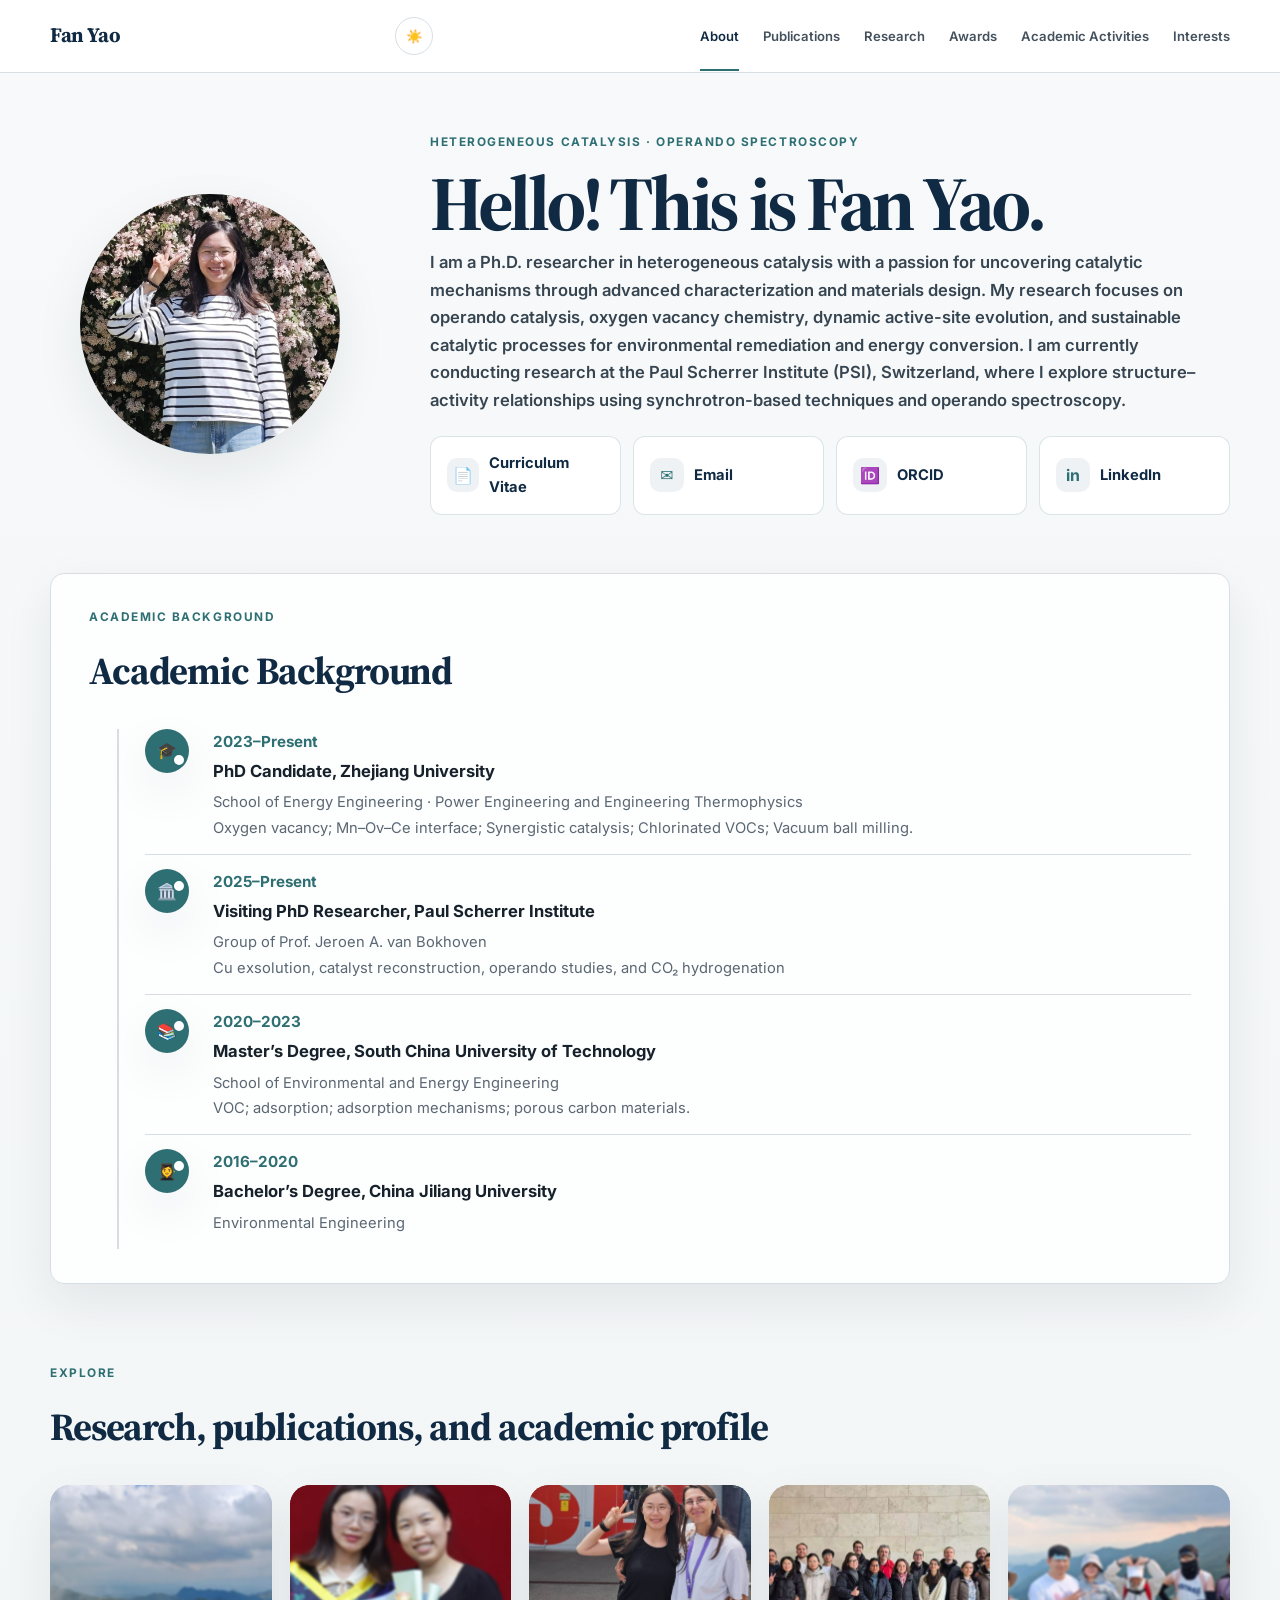
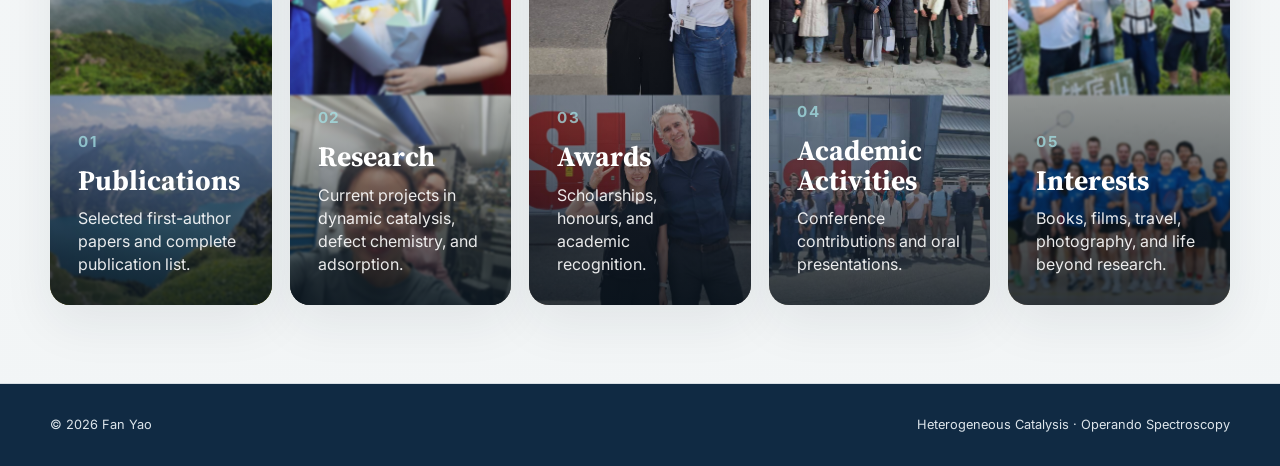
<file: index.html>
<!DOCTYPE html>
<html lang="en">
<head>
  <meta charset="UTF-8">
  <meta name="viewport" content="width=device-width, initial-scale=1.0">
  <meta name="description" content="Fan Yao — PhD candidate in heterogeneous catalysis, operando spectroscopy, catalyst reconstruction, and defect chemistry.">
  <meta name="author" content="Fan Yao">
  <meta property="og:title" content="Fan Yao | Academic Homepage">
  <meta property="og:description" content="Research on dynamic catalyst evolution, operando spectroscopy, oxygen-vacancy chemistry, and CO₂ conversion.">
  <meta property="og:image" content="https://fanyao.ch/assets/portrait.jpg">
  <meta property="og:url" content="https://fanyao.ch">
  <meta name="theme-color" content="#102A43">
  <title>Fan Yao | Academic Homepage</title>
  <link rel="preconnect" href="https://fonts.googleapis.com">
  <link rel="preconnect" href="https://fonts.gstatic.com" crossorigin>
  <link href="https://fonts.googleapis.com/css2?family=Inter:wght@400;500;600;700&family=Source+Serif+4:opsz,wght@8..60,600;8..60,700&display=swap" rel="stylesheet">
  <link rel="stylesheet" href="assets/style.css">
</head>

<body class="home-page">
  <header class="site-header">
    <div class="container header-inner">
      <a class="site-brand" href="index.html">Fan Yao</a>

      <button class="theme-toggle" type="button" aria-label="Switch to dark mode" title="Switch theme">
        <span class="theme-icon" aria-hidden="true">☀️</span>
      </button>

      <button class="menu-button" type="button" aria-label="Open navigation" aria-expanded="false">
        <span></span><span></span><span></span>
      </button>

      <nav class="main-nav" aria-label="Main navigation">
        <a class="active" href="#about">About</a>
        <a href="publications.html">Publications</a>
        <a href="research.html">Research</a>
        <a href="awards.html">Awards</a>
        <a href="activities.html">Academic Activities</a>
        <a href="hobbies.html">Interests</a>
      </nav>
    </div>
  </header>

  <main>
    <section class="hero" id="about">
      <div class="container hero-grid">
        <div class="portrait-column reveal">
          <img class="portrait" src="assets/portrait.jpg" alt="Portrait of Fan Yao">
        </div>

        <div class="intro-column reveal">
          <p class="kicker">Heterogeneous Catalysis · Operando Spectroscopy</p>
          <h1>Hello! This is Fan Yao.</h1>
          <p class="role">I am a Ph.D. researcher in heterogeneous catalysis with a passion for uncovering catalytic mechanisms through advanced characterization and materials design. My research focuses on operando catalysis, oxygen vacancy chemistry, dynamic active-site evolution, and sustainable catalytic processes for environmental remediation and energy conversion. I am currently conducting research at the Paul Scherrer Institute (PSI), Switzerland, where I explore structure–activity relationships using synchrotron-based techniques and operando spectroscopy.</p>

          <div class="hero-actions">
            <a class="action-card" href="assets/Fan_Yao_CV.pdf" target="_blank" rel="noopener">
              <span class="action-icon">📄</span>
              <span>Curriculum Vitae</span>
            </a>
            <a class="action-card" href="mailto:fan.yao@psi.ch">
              <span class="action-icon">✉️</span>
              <span>Email</span>
            </a>
            <a class="action-card" href="https://orcid.org/0000-0003-0212-7075" target="_blank" rel="noopener">
              <span class="action-icon">🆔</span>
              <span>ORCID</span>
            </a>
            <a class="action-card" href="https://www.linkedin.com/in/fan-yao-b2b4813a5/" target="_blank" rel="noopener">
              <span class="action-icon">in</span>
              <span>LinkedIn</span>
            </a>
          </div>
        </div>
      </div>
    </section>

    <section class="section">
      <div class="container panel academic-panel reveal">
        <div class="section-heading">
          <p class="section-label">Academic Background</p>
          <h2>Academic Background</h2>
        </div>

        <div class="timeline">
          <article>
            <span class="timeline-icon">🎓</span>
            <div class="timeline-copy">
              <time>2023–Present</time>
              <h3>PhD Candidate, Zhejiang University</h3>
              <p>School of Energy Engineering · Power Engineering and Engineering Thermophysics</p>
              <p>Oxygen vacancy; Mn–Ov–Ce interface; Synergistic catalysis; Chlorinated VOCs; Vacuum ball milling.</p>
            </div>
          </article>

          <article>
            <span class="timeline-icon">🏛️</span>
            <div class="timeline-copy">
              <time>2025–Present</time>
              <h3>Visiting PhD Researcher, Paul Scherrer Institute</h3>
              <p>Group of Prof. Jeroen A. van Bokhoven</p>
              <p>Cu exsolution, catalyst reconstruction, operando studies, and CO₂ hydrogenation</p>
            </div>
          </article>

          <article>
            <span class="timeline-icon">📚</span>
            <div class="timeline-copy">
              <time>2020–2023</time>
              <h3>Master’s Degree, South China University of Technology</h3>
              <p>School of Environmental and Energy Engineering</p>
              <p>VOC; adsorption; adsorption mechanisms; porous carbon materials.</p>
            </div>
          </article>

          <article>
            <span class="timeline-icon">👩‍🎓</span>
            <div class="timeline-copy">
              <time>2016–2020</time>
              <h3>Bachelor’s Degree, China Jiliang University</h3>
              <p>Environmental Engineering</p>
            </div>
          </article>
        </div>
      </div>
    </section>

    <section class="section section-links">
      <div class="container">
        <div class="section-heading reveal">
          <p class="section-label">Explore</p>
          <h2>Research, publications, and academic profile</h2>
        </div>

        <div class="feature-grid">
          <a class="feature-card reveal" href="publications.html" style="background-image:url('assets/Publications.jpg')">
            <div class="feature-overlay">
              <span class="feature-number">01</span>
              <h3>Publications</h3>
              <p>Selected first-author papers and complete publication list.</p>
            </div>
          </a>

          <a class="feature-card reveal" href="research.html" style="background-image:url('assets/Research.jpg')">
            <div class="feature-overlay">
              <span class="feature-number">02</span>
              <h3>Research</h3>
              <p>Current projects in dynamic catalysis, defect chemistry, and adsorption.</p>
            </div>
          </a>

          <a class="feature-card reveal low-blur" href="awards.html" style="background-image:url('assets/Awards1.jpg')">
            <div class="feature-overlay">
              <span class="feature-number">03</span>
              <h3>Awards</h3>
              <p>Scholarships, honours, and academic recognition.</p>
            </div>
          </a>

          <a class="feature-card reveal low-blur" href="activities.html" style="background-image:url('assets/Activities1.jpg')">
            <div class="feature-overlay">
              <span class="feature-number">04</span>
              <h3>Academic Activities</h3>
              <p>Conference contributions and oral presentations.</p>
            </div>
          </a>

          <a class="feature-card reveal" href="hobbies.html" style="background-image:url('assets/Activities.jpg')">
            <div class="feature-overlay">
              <span class="feature-number">05</span>
              <h3>Interests</h3>
              <p>Books, films, travel, photography, and life beyond research.</p>
            </div>
          </a>
        </div>
      </div>
    </section>
  </main>

  <footer class="site-footer">
    <div class="container">
      <p>© <span id="year"></span> Fan Yao</p>
      <p>Heterogeneous Catalysis · Operando Spectroscopy</p>
    </div>
  </footer>

  <script src="assets/script.js"></script>
</body>
</html>
</file>
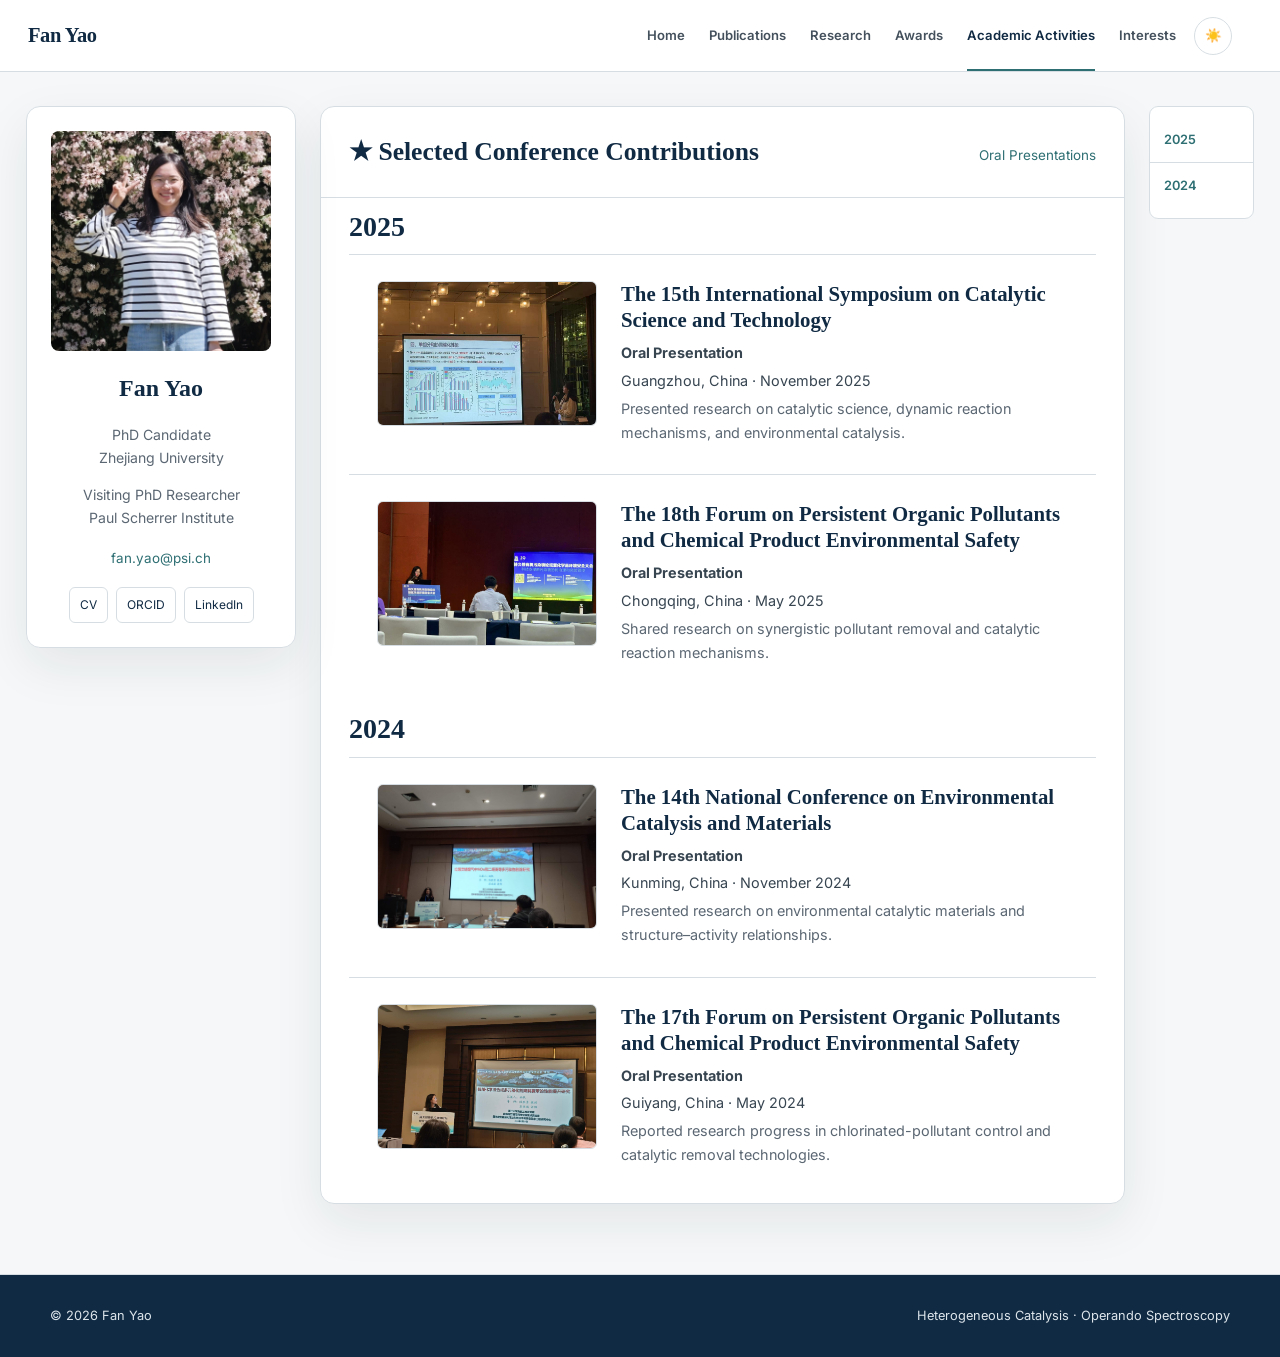
<file: activities.html>
<!DOCTYPE html>
<html lang="en">
<head>
  <meta charset="UTF-8">
  <meta name="viewport" content="width=device-width, initial-scale=1.0">
  <title>Academic Activities | Fan Yao</title>
  <link rel="preconnect" href="https://fonts.googleapis.com">
  <link rel="preconnect" href="https://fonts.gstatic.com" crossorigin>
  <link href="https://fonts.googleapis.com/css2?family=Inter:wght@400;500;600;700&display=swap" rel="stylesheet">
  <link rel="stylesheet" href="assets/style.css">
</head>
<body class="pub-page">
  <header class="pub-header">
    <a class="pub-brand" href="index.html">Fan Yao</a>
    <nav>
      <a href="index.html">Home</a>
      <a href="publications.html">Publications</a>
      <a href="research.html">Research</a>
      <a href="awards.html">Awards</a>
      <a class="active" href="activities.html">Academic Activities</a>
      <a href="hobbies.html">Interests</a>
    </nav>
    <button class="theme-toggle pub-theme-toggle" type="button" aria-label="Switch to dark mode" title="Switch theme">
      <span class="theme-icon" aria-hidden="true">☀️</span>
    </button>
  </header>

  <main class="pub-layout">
    <aside class="profile-sidebar">
      <img src="assets/portrait.jpg" alt="Fan Yao">
      <h1>Fan Yao</h1>
      <p>PhD Candidate<br>Zhejiang University</p>
      <p>Visiting PhD Researcher<br>Paul Scherrer Institute</p>
      <a href="mailto:fan.yao@psi.ch">fan.yao@psi.ch</a>
      <div class="sidebar-links">
        <a href="assets/Fan_Yao_CV.pdf" target="_blank">CV</a>
        <a href="https://orcid.org/0000-0003-0212-7075" target="_blank">ORCID</a>
        <a href="https://www.linkedin.com/in/fan-yao-b2b4813a5/" target="_blank">LinkedIn</a>
      </div>
    </aside>

    <section class="publication-main">
      <div class="publication-heading">
        <h2>★ Selected Conference Contributions</h2>
        <span>Oral Presentations</span>
      </div>

      <div class="year-section" id="a2025">
        <h2>2025</h2>

        <article class="paper-card activity-card">
          <img src="assets/activity-2025-11.jpg" alt="Oral presentation in Guangzhou, November 2025">
          <div>
            <h3>The 15th International Symposium on Catalytic Science and Technology</h3>
            <p><strong>Oral Presentation</strong></p>
            <p>Guangzhou, China · November 2025</p>
            <p class="paper-summary">Presented research on catalytic science, dynamic reaction mechanisms, and environmental catalysis.</p>
          </div>
        </article>

        <article class="paper-card activity-card">
          <img src="assets/activity-2025-05.jpg" alt="Oral presentation in Chongqing, May 2025">
          <div>
            <h3>The 18th Forum on Persistent Organic Pollutants and Chemical Product Environmental Safety</h3>
            <p><strong>Oral Presentation</strong></p>
            <p>Chongqing, China · May 2025</p>
            <p class="paper-summary">Shared research on synergistic pollutant removal and catalytic reaction mechanisms.</p>
          </div>
        </article>
      </div>

      <div class="year-section" id="a2024">
        <h2>2024</h2>

        <article class="paper-card activity-card">
          <img src="assets/activity-2024-11.jpg" alt="Oral presentation in Kunming, November 2024">
          <div>
            <h3>The 14th National Conference on Environmental Catalysis and Materials</h3>
            <p><strong>Oral Presentation</strong></p>
            <p>Kunming, China · November 2024</p>
            <p class="paper-summary">Presented research on environmental catalytic materials and structure–activity relationships.</p>
          </div>
        </article>

        <article class="paper-card activity-card">
          <img src="assets/activity-2024-05.jpg" alt="Oral presentation in Guiyang, May 2024">
          <div>
            <h3>The 17th Forum on Persistent Organic Pollutants and Chemical Product Environmental Safety</h3>
            <p><strong>Oral Presentation</strong></p>
            <p>Guiyang, China · May 2024</p>
            <p class="paper-summary">Reported research progress in chlorinated-pollutant control and catalytic removal technologies.</p>
          </div>
        </article>
      </div>
    </section>

    <aside class="year-nav">
      <a href="#a2025">2025</a>
      <a href="#a2024">2024</a>
    </aside>
  </main>

  <footer class="site-footer">
    <div class="container">
      <p>© <span id="year"></span> Fan Yao</p>
      <p>Heterogeneous Catalysis · Operando Spectroscopy</p>
    </div>
  </footer>

  <script src="assets/script.js"></script>
</body>
</html>
</file>
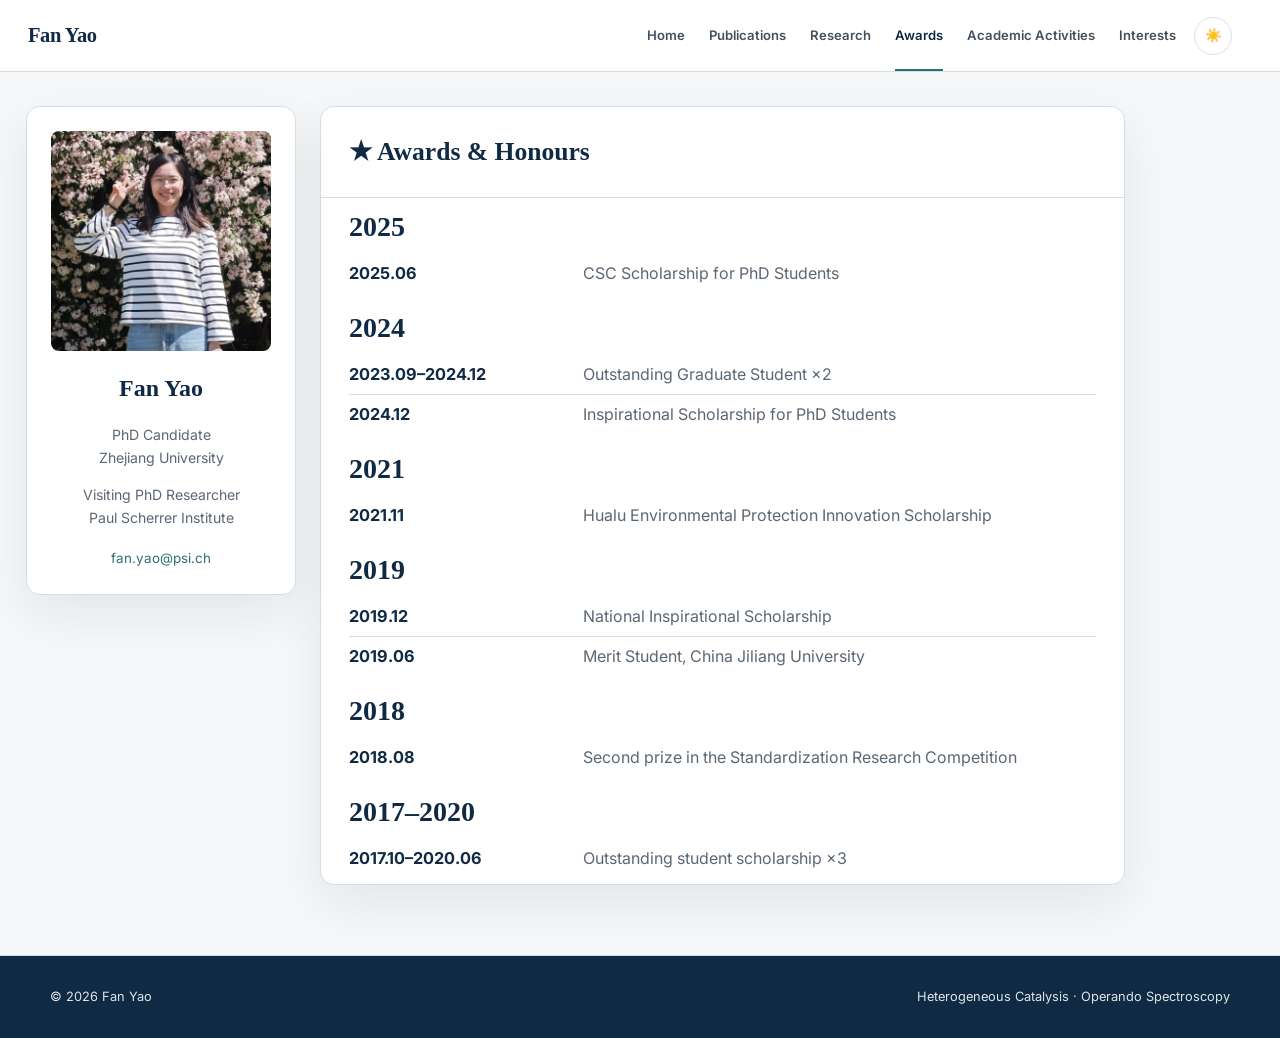
<file: awards.html>
<!DOCTYPE html>
<html lang="en">
<head>
  <meta charset="UTF-8">
  <meta name="viewport" content="width=device-width, initial-scale=1.0">
  <title>Awards | Fan Yao</title>
  <link rel="preconnect" href="https://fonts.googleapis.com">
  <link rel="preconnect" href="https://fonts.gstatic.com" crossorigin>
  <link href="https://fonts.googleapis.com/css2?family=Inter:wght@400;500;600;700&display=swap" rel="stylesheet">
  <link rel="stylesheet" href="assets/style.css">
</head>
<body class="pub-page">
  <header class="pub-header">
    <a class="pub-brand" href="index.html">Fan Yao</a>
    <nav>
      <a href="index.html">Home</a>
      <a href="publications.html">Publications</a>
      <a href="research.html">Research</a>
      <a class="active" href="awards.html">Awards</a>
      <a href="activities.html">Academic Activities</a>
      <a href="hobbies.html">Interests</a>
    </nav>
    <button class="theme-toggle pub-theme-toggle" type="button" aria-label="Switch to dark mode">
      <span class="theme-icon" aria-hidden="true">☀️</span>
    </button>
  </header>

  <main class="pub-layout">
    <aside class="profile-sidebar">
      <img src="assets/portrait.jpg" alt="Fan Yao">
      <h1>Fan Yao</h1>
      <p>PhD Candidate<br>Zhejiang University</p>
      <p>Visiting PhD Researcher<br>Paul Scherrer Institute</p>
      <a href="mailto:fan.yao@psi.ch">fan.yao@psi.ch</a>
    </aside>

    <section class="publication-main">
      <div class="publication-heading">
        <h2>★ Awards &amp; Honours</h2>
      </div>

      <div class="year-section">
        <h2>2025</h2>
        <ul class="award-list">
          <li><strong>2025.06</strong> CSC Scholarship for PhD Students</li>
        </ul>
      </div>

      <div class="year-section">
        <h2>2024</h2>
        <ul class="award-list">
          <li><strong>2023.09–2024.12</strong> Outstanding Graduate Student ×2</li>
          <li><strong>2024.12</strong> Inspirational Scholarship for PhD Students</li>
        </ul>
      </div>

      <div class="year-section">
        <h2>2021</h2>
        <ul class="award-list">
          <li><strong>2021.11</strong> Hualu Environmental Protection Innovation Scholarship</li>
        </ul>
      </div>

      <div class="year-section">
        <h2>2019</h2>
        <ul class="award-list">
          <li><strong>2019.12</strong> National Inspirational Scholarship</li>
          <li><strong>2019.06</strong> Merit Student, China Jiliang University</li>
        </ul>
      </div>

      <div class="year-section">
        <h2>2018</h2>
        <ul class="award-list">
          <li><strong>2018.08</strong> Second prize in the Standardization Research Competition</li>
        </ul>
      </div>

      <div class="year-section">
        <h2>2017–2020</h2>
        <ul class="award-list">
          <li><strong>2017.10–2020.06</strong> Outstanding student scholarship ×3</li>
        </ul>
      </div>
    </section>
  </main>

  <footer class="site-footer">
    <div class="container">
      <p>© <span id="year"></span> Fan Yao</p>
      <p>Heterogeneous Catalysis · Operando Spectroscopy</p>
    </div>
  </footer>

  <script src="assets/script.js"></script>
</body>
</html>
</file>
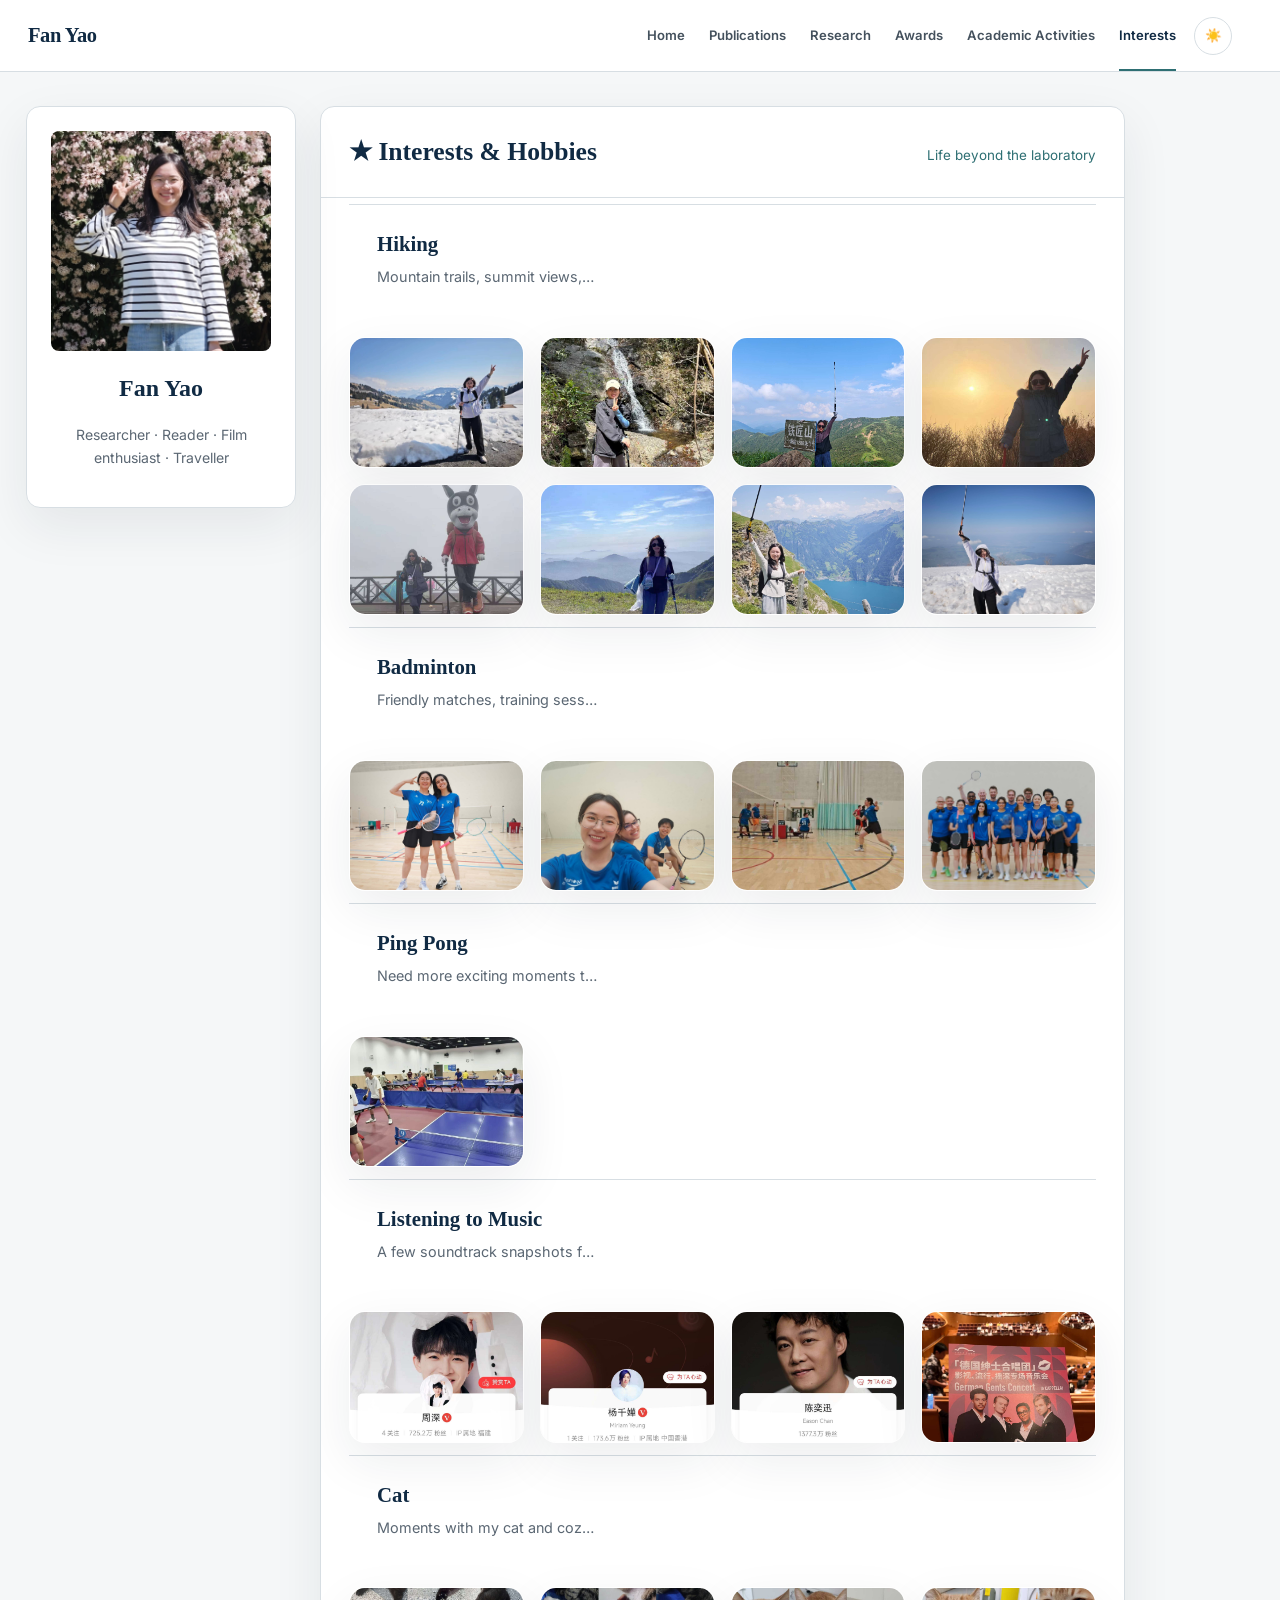
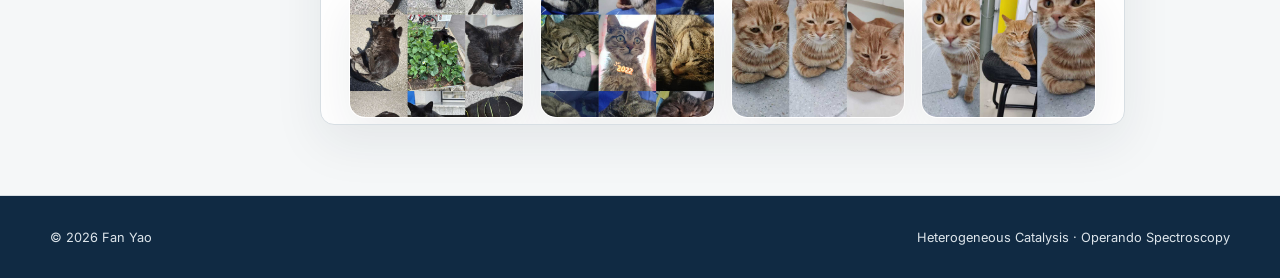
<file: hobbies.html>
<!DOCTYPE html>
<html lang="en">
<head>
  <meta charset="UTF-8">
  <meta name="viewport" content="width=device-width, initial-scale=1.0">
  <title>Interests & Hobbies | Fan Yao</title>
  <link rel="preconnect" href="https://fonts.googleapis.com">
  <link rel="preconnect" href="https://fonts.gstatic.com" crossorigin>
  <link href="https://fonts.googleapis.com/css2?family=Inter:wght@400;500;600;700&display=swap" rel="stylesheet">
  <link rel="stylesheet" href="assets/style.css">
</head>
<body class="pub-page">
  <header class="pub-header">
    <a class="pub-brand" href="index.html">Fan Yao</a>
    <nav>
      <a href="index.html">Home</a>
      <a href="publications.html">Publications</a>
      <a href="research.html">Research</a>
      <a href="awards.html">Awards</a>
      <a href="activities.html">Academic Activities</a>
      <a class="active" href="hobbies.html">Interests</a>
    </nav>
    <button class="theme-toggle pub-theme-toggle" type="button" aria-label="Switch to dark mode">
      <span class="theme-icon" aria-hidden="true">☀️</span>
    </button>
  </header>

  <main class="pub-layout">
    <aside class="profile-sidebar">
      <img src="assets/portrait.jpg" alt="Fan Yao">
      <h1>Fan Yao</h1>
      <p>Researcher · Reader · Film enthusiast · Traveller</p>
    </aside>

    <section class="publication-main">
      <div class="publication-heading">
        <h2>★ Interests &amp; Hobbies</h2>
        <span>Life beyond the laboratory</span>
      </div>

      <div class="year-section">
        <article class="paper-card">
          <div>
            <h3>Hiking</h3>
            <p class="paper-summary single-line">Mountain trails, summit views, and outdoor adventures.</p>
          </div>
        </article>

        <div class="hobby-gallery">
          <img src="assets/Hiking1.jpg" alt="Hiking 1">
          <img src="assets/Hiking2.jpg" alt="Hiking 2">
          <img src="assets/Hiking3.jpg" alt="Hiking 3">
          <img src="assets/Hiking4.jpg" alt="Hiking 4">
          <img src="assets/Hiking5.jpg" alt="Hiking 5">
          <img src="assets/Hiking6.jpg" alt="Hiking 6">
          <img src="assets/Hiking7.jpg" alt="Hiking 7">
          <img src="assets/Hiking8.jpg" alt="Hiking 8">
        </div>
      </div>

      <div class="year-section">
        <article class="paper-card">
          <div>
            <h3>Badminton</h3>
            <p class="paper-summary single-line">Friendly matches, training sessions, and court-side highlights.</p>
          </div>
        </article>

        <div class="hobby-gallery">
          <img src="assets/Bad1.jpg" alt="Badminton 1">
          <img src="assets/Bad2.jpg" alt="Badminton 2">
          <img src="assets/Bad3.jpg" alt="Badminton 3">
          <img src="assets/Bad4.jpg" alt="Badminton 4">
        </div>
      </div>

      <div class="year-section">
        <article class="paper-card">
          <div>
            <h3>Ping Pong</h3>
            <p class="paper-summary single-line">Need more exciting moments to record.</p>
          </div>
        </article>

        <div class="hobby-gallery">
          <img src="assets/PIngpang.jpg" alt="Ping Pong">
        </div>
      </div>

      <div class="year-section">
        <article class="paper-card">
          <div>
            <h3>Listening to Music</h3>
            <p class="paper-summary single-line">A few soundtrack snapshots from music moments.</p>
          </div>
        </article>

        <div class="hobby-gallery">
          <img src="assets/music1.jpg" alt="Music 1">
          <img src="assets/music2.jpg" alt="Music 2">
          <img src="assets/music3.jpg" alt="Music 3">
          <img src="assets/music4.jpg" alt="Music 4">
        </div>
      </div>

      <div class="year-section">
        <article class="paper-card">
          <div>
            <h3>Cat</h3>
            <p class="paper-summary single-line">Moments with my cat and cozy furry time.</p>
          </div>
        </article>

        <div class="hobby-gallery">
          <img src="assets/cat1.jpg" alt="Cat 1">
          <img src="assets/cat2.jpg" alt="Cat 2">
          <img src="assets/cat3.jpg" alt="Cat 3">
          <img src="assets/cat4.jpg" alt="Cat 4">
        </div>
      </div>

    </section>
  </main>

  <footer class="site-footer">
    <div class="container">
      <p>© <span id="year"></span> Fan Yao</p>
      <p>Heterogeneous Catalysis · Operando Spectroscopy</p>
    </div>
  </footer>

  <script src="assets/script.js"></script>
</body>
</html>
</file>
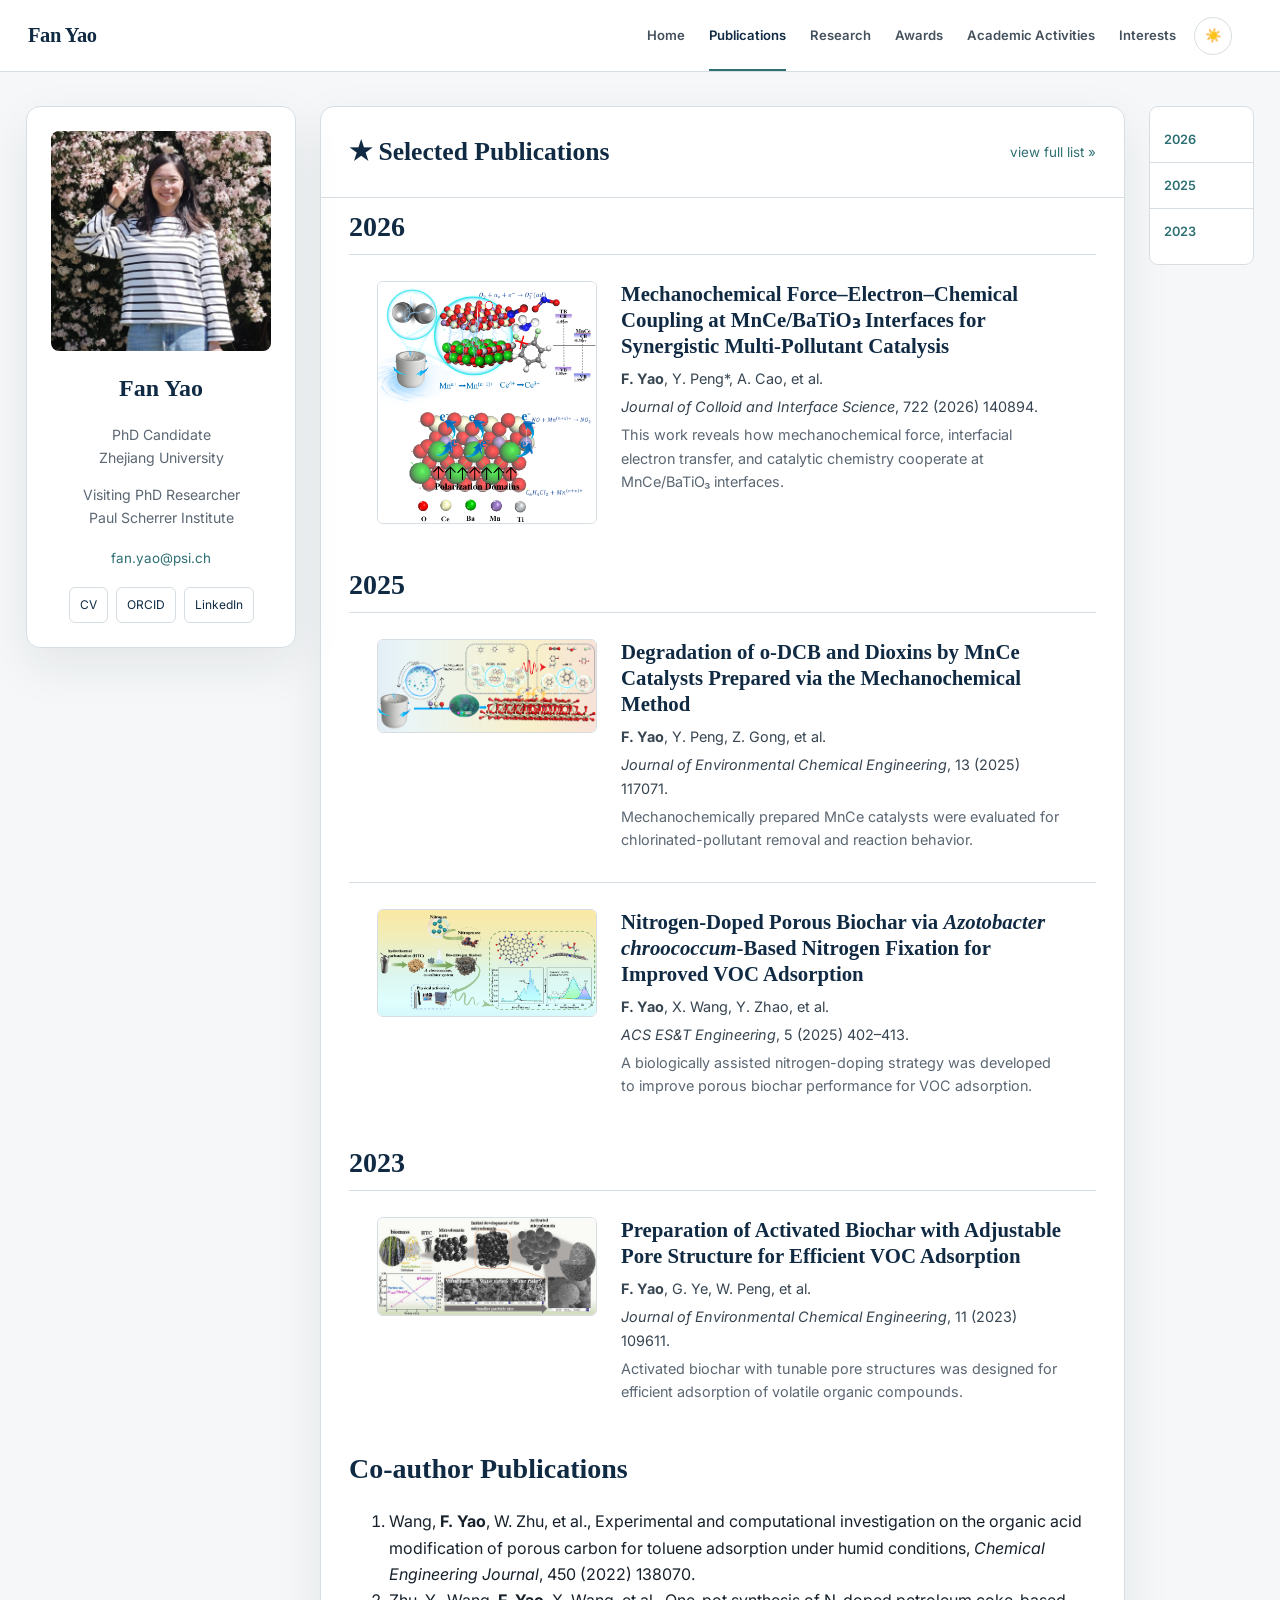
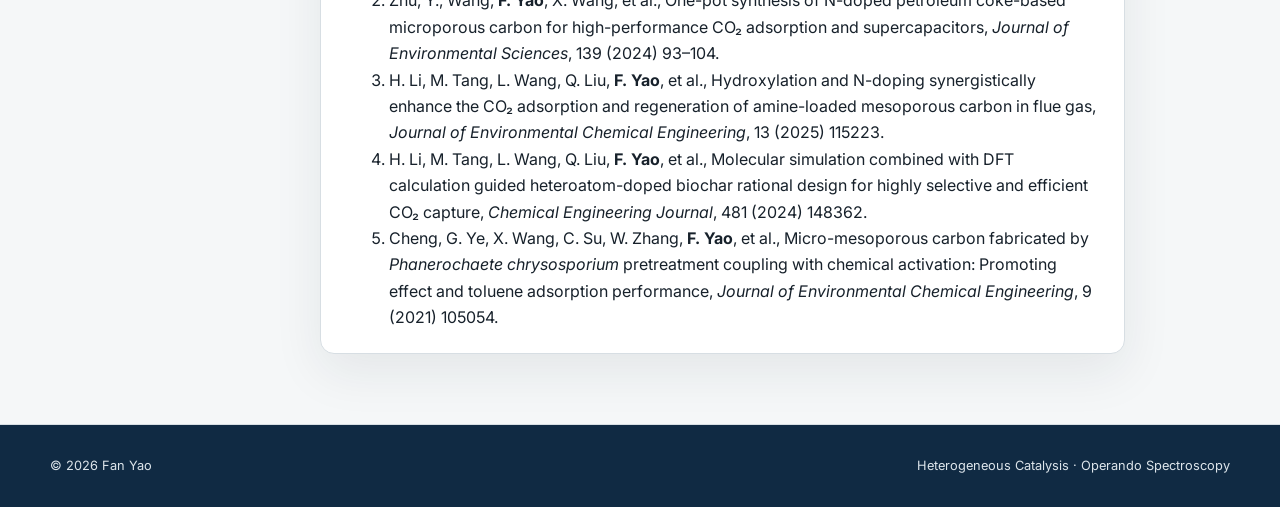
<file: publications.html>
<!DOCTYPE html>
<html lang="en">
<head>
  <meta charset="UTF-8">
  <meta name="viewport" content="width=device-width, initial-scale=1.0">
  <title>Publications | Fan Yao</title>
  <link rel="preconnect" href="https://fonts.googleapis.com">
  <link rel="preconnect" href="https://fonts.gstatic.com" crossorigin>
  <link href="https://fonts.googleapis.com/css2?family=Inter:wght@400;500;600;700&display=swap" rel="stylesheet">
  <link rel="stylesheet" href="assets/style.css">
</head>
<body class="pub-page">
  <header class="pub-header">
    <a class="pub-brand" href="index.html">Fan Yao</a>
    <nav>
      <a href="index.html">Home</a>
      <a class="active" href="publications.html">Publications</a>
      <a href="research.html">Research</a>
      <a href="awards.html">Awards</a>
      <a href="activities.html">Academic Activities</a>
      <a href="hobbies.html">Interests</a>
    </nav>
    <button class="theme-toggle pub-theme-toggle" type="button" aria-label="Switch to dark mode" title="Switch theme">
      <span class="theme-icon" aria-hidden="true">☀️</span>
    </button>
  </header>

  <main class="pub-layout">
    <aside class="profile-sidebar">
      <img src="assets/portrait.jpg" alt="Fan Yao">
      <h1>Fan Yao</h1>
      <p>PhD Candidate<br>Zhejiang University</p>
      <p>Visiting PhD Researcher<br>Paul Scherrer Institute</p>
      <a href="mailto:fan.yao@psi.ch">fan.yao@psi.ch</a>
      <div class="sidebar-links">
        <a href="assets/Fan_Yao_CV.pdf" target="_blank">CV</a>
        <a href="https://orcid.org/0000-0003-0212-7075" target="_blank">ORCID</a>
        <a href="https://www.linkedin.com/in/fan-yao-b2b4813a5/" target="_blank">LinkedIn</a>
      </div>
    </aside>

    <section class="publication-main">
      <div class="publication-heading">
        <h2>★ Selected Publications</h2>
        <a href="assets/Publication_List.pdf" target="_blank">view full list »</a>
      </div>

      <div class="year-section" id="y2026">
        <h2>2026</h2>
        <article class="paper-card">
          <img src="assets/pub1.png" alt="">
          <div>
            <h3>Mechanochemical Force–Electron–Chemical Coupling at MnCe/BaTiO₃ Interfaces for Synergistic Multi-Pollutant Catalysis</h3>
            <p><strong>F. Yao</strong>, Y. Peng*, A. Cao, et al.</p>
            <p><em>Journal of Colloid and Interface Science</em>, 722 (2026) 140894.</p>
            <p class="paper-summary">This work reveals how mechanochemical force, interfacial electron transfer, and catalytic chemistry cooperate at MnCe/BaTiO₃ interfaces.</p>
          </div>
        </article>
      </div>

      <div class="year-section" id="y2025">
        <h2>2025</h2>
        <article class="paper-card">
          <img src="assets/pub2.png" alt="">
          <div><h3>Degradation of o-DCB and Dioxins by MnCe Catalysts Prepared via the Mechanochemical Method</h3><p><strong>F. Yao</strong>, Y. Peng, Z. Gong, et al.</p><p><em>Journal of Environmental Chemical Engineering</em>, 13 (2025) 117071.</p><p class="paper-summary">Mechanochemically prepared MnCe catalysts were evaluated for chlorinated-pollutant removal and reaction behavior.</p></div>
        </article>
        <article class="paper-card">
          <img src="assets/pub3.png" alt="">
          <div><h3>Nitrogen-Doped Porous Biochar via <em>Azotobacter chroococcum</em>-Based Nitrogen Fixation for Improved VOC Adsorption</h3><p><strong>F. Yao</strong>, X. Wang, Y. Zhao, et al.</p><p><em>ACS ES&T Engineering</em>, 5 (2025) 402–413.</p><p class="paper-summary">A biologically assisted nitrogen-doping strategy was developed to improve porous biochar performance for VOC adsorption.</p></div>
        </article>
      </div>

      <div class="year-section" id="y2023">
        <h2>2023</h2>
        <article class="paper-card">
          <img src="assets/pub4.jpg" alt="">
          <div><h3>Preparation of Activated Biochar with Adjustable Pore Structure for Efficient VOC Adsorption</h3><p><strong>F. Yao</strong>, G. Ye, W. Peng, et al.</p><p><em>Journal of Environmental Chemical Engineering</em>, 11 (2023) 109611.</p><p class="paper-summary">Activated biochar with tunable pore structures was designed for efficient adsorption of volatile organic compounds.</p></div>
        </article>
      </div>

      <div class="year-section" id="ycoauthor">
        <h2>Co-author Publications</h2>
        <ol class="publication-list">
          <li>Wang, <strong>F. Yao</strong>, W. Zhu, et al., Experimental and computational investigation on the organic acid modification of porous carbon for toluene adsorption under humid conditions, <em>Chemical Engineering Journal</em>, 450 (2022) 138070.</li>
          <li>Zhu, Y., Wang, <strong>F. Yao</strong>, X. Wang, et al., One-pot synthesis of N-doped petroleum coke-based microporous carbon for high-performance CO₂ adsorption and supercapacitors, <em>Journal of Environmental Sciences</em>, 139 (2024) 93–104.</li>
          <li>H. Li, M. Tang, L. Wang, Q. Liu, <strong>F. Yao</strong>, et al., Hydroxylation and N-doping synergistically enhance the CO₂ adsorption and regeneration of amine-loaded mesoporous carbon in flue gas, <em>Journal of Environmental Chemical Engineering</em>, 13 (2025) 115223.</li>
          <li>H. Li, M. Tang, L. Wang, Q. Liu, <strong>F. Yao</strong>, et al., Molecular simulation combined with DFT calculation guided heteroatom-doped biochar rational design for highly selective and efficient CO₂ capture, <em>Chemical Engineering Journal</em>, 481 (2024) 148362.</li>
          <li>Cheng, G. Ye, X. Wang, C. Su, W. Zhang, <strong>F. Yao</strong>, et al., Micro-mesoporous carbon fabricated by <em>Phanerochaete chrysosporium</em> pretreatment coupling with chemical activation: Promoting effect and toluene adsorption performance, <em>Journal of Environmental Chemical Engineering</em>, 9 (2021) 105054.</li>
        </ol>
      </div>
    </section>

    <aside class="year-nav">
      <a href="#y2026">2026</a>
      <a href="#y2025">2025</a>
      <a href="#y2023">2023</a>
    </aside>
  </main>

  <footer class="site-footer">
    <div class="container">
      <p>© <span id="year"></span> Fan Yao</p>
      <p>Heterogeneous Catalysis · Operando Spectroscopy</p>
    </div>
  </footer>

  <script src="assets/script.js"></script>
</body>
</html>
</file>
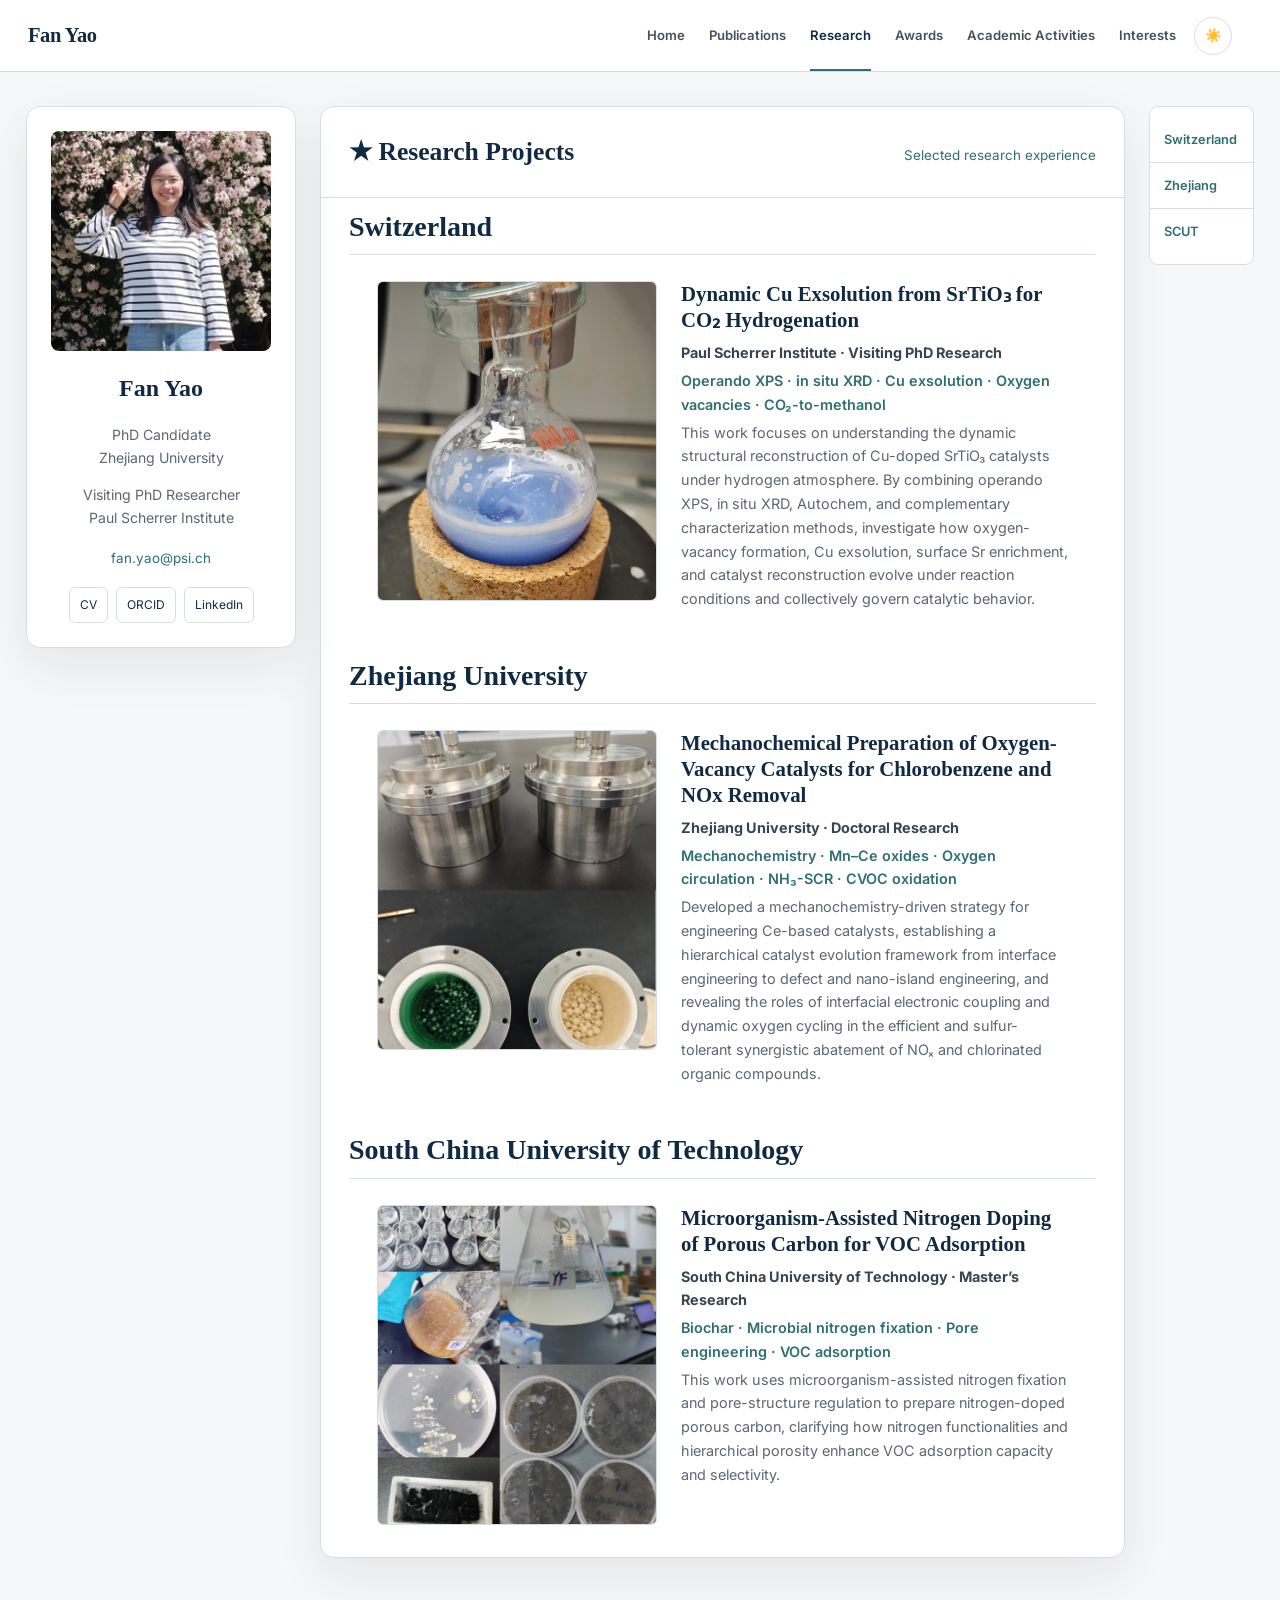
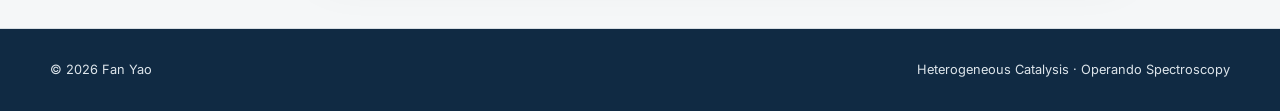
<file: research.html>
<!DOCTYPE html>
<html lang="en">
<head>
  <meta charset="UTF-8">
  <meta name="viewport" content="width=device-width, initial-scale=1.0">
  <title>Research | Fan Yao</title>
  <link rel="preconnect" href="https://fonts.googleapis.com">
  <link rel="preconnect" href="https://fonts.gstatic.com" crossorigin>
  <link href="https://fonts.googleapis.com/css2?family=Inter:wght@400;500;600;700&display=swap" rel="stylesheet">
  <link rel="stylesheet" href="assets/style.css">
</head>
<body class="pub-page research-page">
  <header class="pub-header">
    <a class="pub-brand" href="index.html">Fan Yao</a>
    <nav>
      <a href="index.html">Home</a>
      <a href="publications.html">Publications</a>
      <a class="active" href="research.html">Research</a>
      <a href="awards.html">Awards</a>
      <a href="activities.html">Academic Activities</a>
      <a href="hobbies.html">Interests</a>
    </nav>
    <button class="theme-toggle pub-theme-toggle" type="button" aria-label="Switch to dark mode" title="Switch theme">
      <span class="theme-icon" aria-hidden="true">☀️</span>
    </button>
  </header>

  <main class="pub-layout">
    <aside class="profile-sidebar">
      <img src="assets/portrait.jpg" alt="Fan Yao">
      <h1>Fan Yao</h1>
      <p>PhD Candidate<br>Zhejiang University</p>
      <p>Visiting PhD Researcher<br>Paul Scherrer Institute</p>
      <a href="mailto:fan.yao@psi.ch">fan.yao@psi.ch</a>
      <div class="sidebar-links">
        <a href="assets/Fan_Yao_CV.pdf" target="_blank">CV</a>
        <a href="https://orcid.org/0000-0003-0212-7075" target="_blank">ORCID</a>
        <a href="https://www.linkedin.com/in/fan-yao-b2b4813a5/" target="_blank">LinkedIn</a>
      </div>
    </aside>

    <section class="publication-main">
      <div class="publication-heading">
        <h2>★ Research Projects</h2>
        <span>Selected research experience</span>
      </div>

      <div class="year-section research-group" id="switzerland">
        <h2>Switzerland</h2>
        <article class="paper-card research-project-card">
          <img src="assets/research3.png" alt="Cu exsolution research on SrTiO3">
          <div>
            <h3>Dynamic Cu Exsolution from SrTiO₃ for CO₂ Hydrogenation</h3>
            <p><strong>Paul Scherrer Institute · Visiting PhD Research</strong></p>
            <p class="project-tags">Operando XPS · in situ XRD · Cu exsolution · Oxygen vacancies · CO₂-to-methanol</p>
            <p class="paper-summary">
              This work focuses on understanding the dynamic structural reconstruction of Cu-doped SrTiO₃ catalysts under hydrogen atmosphere. By combining operando XPS, in situ XRD, Autochem, and complementary characterization methods, investigate how oxygen-vacancy formation, Cu exsolution, surface Sr enrichment, and catalyst reconstruction evolve under reaction conditions and collectively govern catalytic behavior.
            </p>
          </div>
        </article>
      </div>

      <div class="year-section research-group" id="zhejiang">
        <h2>Zhejiang University</h2>
        <article class="paper-card research-project-card">
          <img src="assets/research2.jpg" alt="Mechanochemical oxygen-vacancy catalyst research">
          <div>
            <h3>Mechanochemical Preparation of Oxygen-Vacancy Catalysts for Chlorobenzene and NOx Removal</h3>
            <p><strong>Zhejiang University · Doctoral Research</strong></p>
            <p class="project-tags">Mechanochemistry · Mn–Ce oxides · Oxygen circulation · NH₃-SCR · CVOC oxidation</p>
            <p class="paper-summary">
              Developed a mechanochemistry-driven strategy for engineering Ce-based catalysts, establishing a hierarchical catalyst evolution framework from interface engineering to defect and nano-island engineering, and revealing the roles of interfacial electronic coupling and dynamic oxygen cycling in the efficient and sulfur-tolerant synergistic abatement of NOₓ and chlorinated organic compounds.
            </p>
          </div>
        </article>
      </div>

      <div class="year-section research-group" id="scut">
        <h2>South China University of Technology</h2>
        <article class="paper-card research-project-card">
          <img src="assets/research1.jpg" alt="Microbial nitrogen doping for VOC adsorption">
          <div>
            <h3>Microorganism-Assisted Nitrogen Doping of Porous Carbon for VOC Adsorption</h3>
            <p><strong>South China University of Technology · Master’s Research</strong></p>
            <p class="project-tags">Biochar · Microbial nitrogen fixation · Pore engineering · VOC adsorption</p>
            <p class="paper-summary">
              This work uses microorganism-assisted nitrogen fixation and pore-structure regulation
              to prepare nitrogen-doped porous carbon, clarifying how nitrogen functionalities and
              hierarchical porosity enhance VOC adsorption capacity and selectivity.
            </p>
          </div>
        </article>
      </div>
    </section>

    <aside class="year-nav">
      <a href="#switzerland">Switzerland</a>
      <a href="#zhejiang">Zhejiang</a>
      <a href="#scut">SCUT</a>
    </aside>
  </main>

  <footer class="site-footer">
    <div class="container">
      <p>© <span id="year"></span> Fan Yao</p>
      <p>Heterogeneous Catalysis · Operando Spectroscopy</p>
    </div>
  </footer>

  <script src="assets/script.js"></script>
</body>
</html>
</file>
<file: assets/style.css>
:root{
  --bg:#F5F7F8;
  --surface:#FFFFFF;
  --surface-alt:#EEF2F4;
  --text:#17212B;
  --muted:#5B6773;
  --line:#D7DEE3;
  --navy:#102A43;
  --teal:#2E6F73;
  --shadow:0 18px 50px rgba(20,36,52,.08);
  --shadow-hover:0 24px 60px rgba(20,36,52,.14);
  --max:1180px;
  --radius:14px;
}

*{box-sizing:border-box}
html{scroll-behavior:smooth;scroll-padding-top:80px}
body{
  margin:0;
  color:var(--text);
  background:linear-gradient(180deg,#F7F9FA 0%,#F2F5F6 100%);
  font-family:"Inter",system-ui,-apple-system,BlinkMacSystemFont,"Segoe UI",sans-serif;
  line-height:1.65;
  text-rendering:optimizeLegibility;
}
a{color:inherit;text-decoration:none}
img{display:block;max-width:100%}
.container{width:min(calc(100% - 40px),var(--max));margin-inline:auto}
.pub-page{background:var(--bg)}

/* Header */
.site-header,.pub-header{
  position:sticky;
  top:0;
  z-index:50;
  background:rgba(255,255,255,.94);
  border-bottom:1px solid var(--line);
  backdrop-filter:blur(12px);
}
.header-inner,.pub-header{
  min-height:72px;
  display:flex;
  align-items:center;
}
.header-inner{gap:24px}
.site-brand,.pub-brand{
  color:var(--navy);
  font-family:"Source Serif 4",Georgia,serif;
  font-size:1.28rem;
  font-weight:700;
  letter-spacing:-.02em;
}
.site-brand{margin-right:auto}
.main-nav,.pub-header nav{
  display:flex;
  align-items:center;
  gap:24px;
  margin-left:auto;
  font-size:.82rem;
  font-weight:600;
}
.main-nav a,.pub-header nav a{
  color:#44515D;
  padding:25px 0 22px;
  border-bottom:2px solid transparent;
}
.main-nav a:hover,.main-nav a.active,
.pub-header nav a:hover,.pub-header nav a.active{
  color:var(--navy);
  border-bottom-color:var(--teal);
}
.theme-toggle{
  width:38px;
  height:38px;
  display:grid;
  place-items:center;
  border:1px solid var(--line);
  border-radius:50%;
  background:var(--surface);
  cursor:pointer;
  margin-left:8px;
}
.pub-theme-toggle{margin-left:18px;margin-right:20px}
.menu-button{
  display:none;
  width:42px;
  height:42px;
  padding:10px;
  border:1px solid var(--line);
  border-radius:10px;
  background:var(--surface);
}
.menu-button span{display:block;height:2px;margin:5px 0;background:var(--navy)}

/* Homepage */
.hero{padding:60px 0 40px}
.hero-grid{
  display:grid;
  grid-template-columns:320px minmax(0,1fr);
  gap:60px;
  align-items:center;
  max-width:100%;
}
.portrait{
  width:260px;
  height:260px;
  margin:auto;
  object-fit:cover;
  border-radius:50%;
  box-shadow:var(--shadow);
}
.kicker,.section-label{
  margin:0 0 12px;
  color:var(--teal);
  font-size:.74rem;
  font-weight:700;
  letter-spacing:.13em;
  text-transform:uppercase;
}
.intro-column h1{
  margin:0 0 8px;
  color:var(--navy);
  font-family:"Source Serif 4",Georgia,serif;
  font-size:clamp(3rem,6vw,5.2rem);
  line-height:1;
  letter-spacing:-.045em;
}
.role{
  margin:0 0 22px;
  color:#374551;
  font-size:1.04rem;
  font-weight:600;
}
.intro{
  max-width:680px;
  margin:0;
  color:var(--muted);
  font-size:1.02rem;
}
.contact-links{
  display:none;
}
.hero-actions{
  display:grid;
  grid-template-columns:repeat(4,minmax(0,1fr));
  gap:12px;
  margin-top:18px;
}
.action-card{
  display:flex;
  align-items:center;
  gap:10px;
  padding:14px 16px;
  border:1px solid rgba(46,111,115,.18);
  border-radius:12px;
  background:rgba(255,255,255,.92);
  color:var(--navy);
  font-size:.92rem;
  font-weight:700;
  transition:transform .2s ease,box-shadow .2s ease,border-color .2s ease;
}
.action-card:hover{
  transform:translateY(-2px);
  border-color:var(--teal);
  box-shadow:0 18px 40px rgba(46,111,115,.1);
}
.action-icon{
  width:34px;
  height:34px;
  display:grid;
  place-items:center;
  border-radius:10px;
  background:var(--surface-alt);
  color:var(--teal);
  font-size:1rem;
}

.section{padding:18px 0 42px}
.panel{
  border:1px solid var(--line);
  border-radius:var(--radius);
  background:rgba(255,255,255,.86);
  box-shadow:var(--shadow);
}
.academic-panel{padding:34px 38px}
.section-heading{margin-bottom:26px}
.section-heading h2{
  margin:0;
  color:var(--navy);
  font-family:"Source Serif 4",Georgia,serif;
  font-size:clamp(2rem,3vw,2.7rem);
  letter-spacing:-.03em;
}
.timeline{
  position:relative;
  display:grid;
  grid-template-columns:1fr;
  gap:0;
  padding-left:56px;
}
.timeline::before{
  content:"";
  position:absolute;
  left:28px;
  top:0;
  bottom:0;
  width:2px;
  background:var(--line);
}
.timeline article{
  display:grid;
  grid-template-columns:54px 1fr;
  gap:14px;
  padding:14px 0;
  border-top:1px solid var(--line);
  position:relative;
}
.timeline article:first-child{border-top:0;padding-top:0}
.timeline article::before{
  content:"";
  position:absolute;
  left:27px;
  top:24px;
  width:10px;
  height:10px;
  border-radius:50%;
  background:var(--surface);
  border:2px solid var(--teal);
}
.timeline-icon{
  width:44px;
  height:44px;
  display:grid;
  place-items:center;
  border-radius:50%;
  background:var(--teal);
  color:#fff;
  font-size:1rem;
  box-shadow:var(--shadow);
}
.timeline-copy{
  display:grid;
  gap:4px;
}
.timeline time{
  color:var(--teal);
  font-size:.95rem;
  font-weight:700;
}
.timeline h3{
  margin:0 0 3px;
  font-size:1.04rem;
}
.timeline p{
  margin:1px 0;
  color:var(--muted);
  font-size:.92rem;
  line-height:1.35;
}


.section-links{padding-top:38px;padding-bottom:78px}
.feature-grid{
  display:grid;
  grid-template-columns:repeat(5,minmax(0,1fr));
  gap:18px;
}
.feature-card{
  position:relative;
  min-height:420px;
  height:420px;
  overflow:hidden;
  border-radius:20px;
  background-size:cover;
  background-position:center;
  box-shadow:0 18px 50px rgba(20,36,52,.08);
  transition:transform .24s ease,box-shadow .24s ease;
}
.feature-card::before{
  content:"";
  position:absolute;
  inset:0;
  background:inherit;
  background-size:cover;
  background-position:center;
  filter:blur(1px);
  transform:scale(1.02);
  z-index:0;
}
.feature-card.low-blur::before{
  filter:blur(.4px);
  transform:scale(1.01);
}
.feature-card:hover{
  transform:translateY(-5px);
  box-shadow:var(--shadow-hover);
}
.feature-overlay{
  position:absolute;
  inset:0;
  display:flex;
  flex-direction:column;
  justify-content:flex-end;
  padding:28px;
  background:linear-gradient(180deg,rgba(7,18,28,0) 28%,rgba(7,18,28,.80) 100%);
  color:#fff;
  z-index:1;
}
.feature-number{
  margin:0 0 12px;
  color:rgba(164,224,228,.75);
  font-size:.95rem;
  font-weight:700;
  letter-spacing:.12em;
  text-transform:uppercase;
}
.feature-overlay h3{
  margin:0 0 12px;
  color:#fff;
  font-family:"Source Serif 4",Georgia,serif;
  font-size:1.75rem;
  line-height:1.05;
}
.feature-overlay p{
  margin:0;
  color:rgba(255,255,255,.9);
  font-size:1rem;
  line-height:1.45;
}
.feature-card:nth-child(4),
.feature-card:nth-child(5){
  grid-column:span 1;
}

.site-footer{
  border-top:1px solid var(--line);
  background:var(--navy);
  color:#DDE5EB;
}
.site-footer .container{
  min-height:82px;
  display:flex;
  align-items:center;
  justify-content:space-between;
  gap:20px;
  font-size:.8rem;
}

/* Detail pages */
.pub-page{background:var(--bg)}
.pub-header{padding:0 28px}
.pub-layout{
  display:grid;
  grid-template-columns:270px minmax(0,1fr) 105px;
  gap:24px;
  max-width:1480px;
  margin:0 auto;
  padding:34px 26px 70px;
}
.profile-sidebar{
  position:sticky;
  top:100px;
  align-self:start;
  padding:24px;
  border:1px solid var(--line);
  border-radius:var(--radius);
  background:var(--surface);
  box-shadow:var(--shadow);
  text-align:center;
}
.profile-sidebar img{
  width:100%;
  aspect-ratio:1;
  object-fit:cover;
  margin-bottom:18px;
  border-radius:8px;
}
.profile-sidebar h1{
  margin:0 0 6px;
  color:var(--navy);
  font-family:"Source Serif 4",Georgia,serif;
}
.profile-sidebar p{color:var(--muted);font-size:.88rem}
.profile-sidebar>a{color:var(--teal);font-size:.84rem}
.sidebar-links{display:flex;justify-content:center;gap:8px;margin-top:17px}
.sidebar-links a{
  padding:7px 10px;
  border:1px solid var(--line);
  border-radius:6px;
  color:var(--navy);
  font-size:.75rem;
}
.publication-main{
  overflow:hidden;
  border:1px solid var(--line);
  border-radius:var(--radius);
  background:var(--surface);
  box-shadow:var(--shadow);
}
.publication-heading{
  display:flex;
  align-items:center;
  justify-content:space-between;
  flex-wrap:wrap;
  gap:20px;
  padding:24px 28px;
  border-bottom:1px solid var(--line);
}
.publication-heading span{
  display:block;
  margin-top:6px;
}
.publication-heading h2{
  margin:0;
  color:var(--navy);
  font-family:"Source Serif 4",Georgia,serif;
  font-size:1.6rem;
}
.publication-heading a,.publication-heading span{color:var(--teal);font-size:.84rem}
.year-section{
  padding:6px 28px 6px;
}
.year-section>h2{
  margin:0 0 4px;
  color:var(--navy);
  font-family:"Source Serif 4",Georgia,serif;
  font-size:1.75rem;
}
.paper-card{
  display:grid;
  grid-template-columns:minmax(160px,220px) minmax(0,1fr);
  align-items:start;
  gap:24px;
  padding:26px 28px;
  border-top:1px solid var(--line);
  transition:background .2s ease;
}
.paper-card:hover{background:#F8FAFB}
.paper-card img{
  width:100%;
  height:auto;
  object-fit:cover;
  border:1px solid var(--line);
  border-radius:6px;
}
.research-project-card{
  align-items:stretch;
  grid-template-columns:minmax(220px,280px) 1fr;
}
.research-project-card img{
  width:100%;
  height:auto;
  max-height:320px;
  object-fit:cover;
}
.hobby-gallery{
  display:grid;
  grid-template-columns:repeat(4,minmax(0,1fr));
  gap:16px;
  margin-top:18px;
}
.hobby-gallery img{
  width:100%;
  aspect-ratio:4/3;
  object-fit:cover;
  border-radius:16px;
  box-shadow:var(--shadow);
  border:1px solid rgba(255,255,255,.4);
}
@media(max-width:980px){
  .hobby-gallery{grid-template-columns:repeat(2,minmax(0,1fr));}
}
@media(max-width:660px){
  .hobby-gallery{grid-template-columns:1fr;}
}
.paper-card h3{
  margin:0 0 8px;
  color:var(--navy);
  font-family:"Source Serif 4",Georgia,serif;
  font-size:1.3rem;
  line-height:1.25;
}
.paper-card p{margin:4px 0;color:#374551;font-size:.9rem}
.paper-summary{color:var(--muted)!important}
.single-line{white-space:nowrap;overflow:hidden;text-overflow:ellipsis;}
.award-list{
  list-style:none;
  margin:0;
  padding:0;
}
.award-list li{
  display:grid;
  grid-template-columns:minmax(160px,220px) 1fr;
  gap:14px;
  padding:8px 0;
  border-top:1px solid var(--line);
}
.award-list li:first-child{border-top:0}
.award-list strong{
  color:var(--navy);
  display:block;
  font-size:1.02rem;
  font-weight:700;
}
.award-list li{
  color:var(--muted);
  font-size:1rem;
  line-height:1.4;
  padding-right:18px;
}
.year-nav{
  position:sticky;
  top:100px;
  align-self:start;
  display:grid;
  overflow:hidden;
  border:1px solid var(--line);
  border-radius:9px;
  background:var(--surface);
  padding:10px 0;
}
.year-nav a{
  padding:12px 14px;
  border-bottom:1px solid var(--line);
  color:var(--teal);
  font-size:.8rem;
  font-weight:600;
}
.year-nav a:last-child{border-bottom:0}
.year-nav a:hover{background:var(--surface-alt)}
.activity-card img{height:145px}
.project-tags{color:var(--teal)!important;font-weight:600}

/* Reveal */
.reveal{opacity:0;transform:translateY(18px);transition:opacity .65s ease,transform .65s ease}
.reveal.visible{opacity:1;transform:none}

/* Dark mode */
html[data-theme="dark"]{
  --bg:#0F1720;
  --surface:#17212B;
  --surface-alt:#1D2A35;
  --text:#EEF3F6;
  --muted:#AAB7C2;
  --line:#31414E;
  --navy:#F3F6F8;
  --teal:#74B8BA;
  --shadow:0 18px 50px rgba(0,0,0,.28);
  --shadow-hover:0 26px 60px rgba(0,0,0,.38);
  color-scheme:dark;
}
html[data-theme="dark"] body{background:linear-gradient(180deg,#101820,#0D141B)}
html[data-theme="dark"] .site-header,
html[data-theme="dark"] .pub-header{background:rgba(15,23,32,.94)}
html[data-theme="dark"] .main-nav a,
html[data-theme="dark"] .pub-header nav a,
html[data-theme="dark"] .role,
html[data-theme="dark"] .paper-card p{color:#C7D1D9}
html[data-theme="dark"] .panel,
html[data-theme="dark"] .contact-links a{background:rgba(23,33,43,.88)}
html[data-theme="dark"] .paper-card:hover{background:#1B2833}

/* Responsive */
@media(max-width:1020px){
  .main-nav{gap:15px;font-size:.74rem}
  .hero-grid{grid-template-columns:320px minmax(0,1fr);gap:60px}
  .portrait{width:260px;height:260px}
  .feature-grid{grid-template-columns:repeat(4,minmax(0,1fr))}
  .pub-layout{grid-template-columns:230px minmax(0,1fr)}
  .year-nav{display:none}
}
@media(max-width:920px){
  .feature-grid{grid-template-columns:repeat(3,minmax(0,1fr))}
}
@media(max-width:820px){
  .header-inner{min-height:64px}
  .menu-button{display:none}
  .main-nav{
    position:static;
    display:flex;
    flex-wrap:wrap;
    align-items:center;
    justify-content:flex-start;
    gap:12px;
    margin-left:auto;
    padding:12px 0 0;
    border:none;
    border-radius:0;
    background:transparent;
    box-shadow:none;
  }
  .main-nav.open{display:flex}
  .main-nav a{padding:10px 8px;border-bottom:0}
  .hero{padding-top:54px}
  .hero-grid{grid-template-columns:minmax(160px,42%) minmax(0,1fr);text-align:left;gap:24px}
  .portrait{width:min(220px,42vw);height:min(220px,42vw)}
  .hero-actions{grid-template-columns:repeat(4,minmax(0,1fr));}
  .intro{margin:0}
  .timeline{grid-template-columns:1fr}
  .feature-grid{grid-template-columns:repeat(2,minmax(0,1fr))}
  .pub-layout{grid-template-columns:1fr;padding:20px 14px 50px}
  .profile-sidebar{position:static}
}
@media(max-width:560px){
  .container{width:min(calc(100% - 40px),var(--max))}
  .hero{padding:60px 0 40px}
  .hero-grid{grid-template-columns:1fr;gap:20px}
  .portrait{width:min(220px,72vw);height:min(220px,72vw)}
  .intro-column h1{font-size:clamp(2.4rem,7.5vw,3.4rem);line-height:1.04}
  .role{font-size:1.04rem}
  .intro{text-align:left;font-size:1.02rem}
  .hero-actions{grid-template-columns:1fr;gap:12px}
  .action-card{padding:16px 14px}
  .academic-panel{padding:24px 18px}
  .timeline article{grid-template-columns:1fr;gap:5px}
  .feature-grid{grid-template-columns:1fr}
  .site-footer .container{flex-direction:column;justify-content:center;gap:4px}
  .paper-card{grid-template-columns:1fr;padding:20px}
  .paper-card img{height:auto}
  .publication-heading{align-items:flex-start;flex-direction:column}
}
@media(prefers-reduced-motion:reduce){
  html{scroll-behavior:auto}
  *,*::before,*::after{transition:none!important}
  .reveal{opacity:1;transform:none}
}

/* Narrow-screen compromise: prevent horizontal overflow while keeping desktop-like sizes */
@media(max-width:420px){
  .hero-grid{
    grid-template-columns:minmax(120px,40%) 1fr;
    gap:12px;
    align-items:start;
  }
  .portrait{
    width:min(180px,40vw);
    height:min(180px,40vw);
    max-width:200px;
    max-height:200px;
  }
  .intro-column h1{
    font-size:clamp(2rem,6vw,2.8rem);
    line-height:1.02;
  }
  .container{width:calc(100% - 32px)}
  .feature-grid{grid-template-columns:1fr}
  html,body{overflow-x:hidden}
}
</file>
